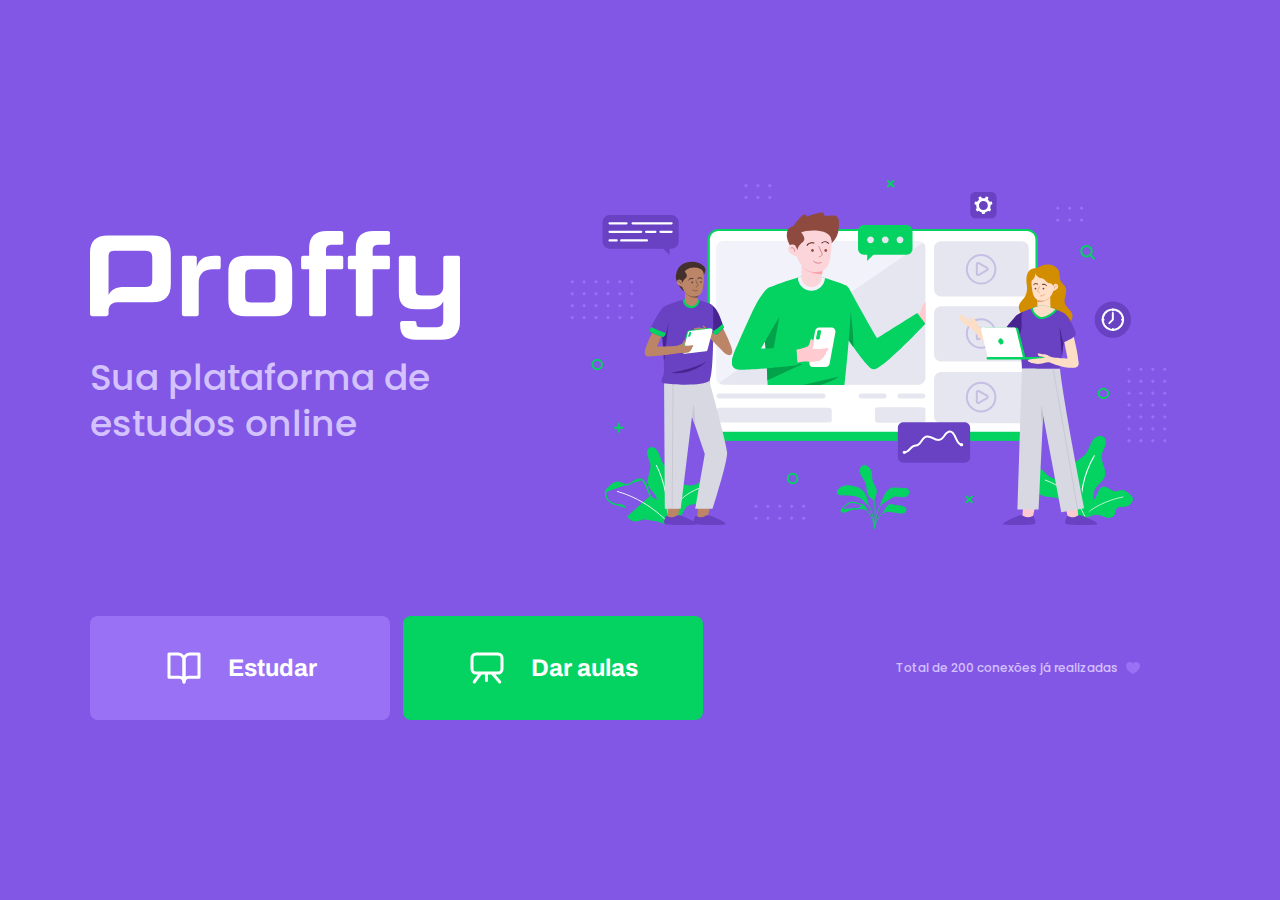
<file: index.html>
<!DOCTYPE html>
<html lang="en">
<head>
    <meta charset="UTF-8">
    <meta name="viewport" content="width=device-width, initial-scale=1.0">
    <link rel="stylesheet" href="./styles/main.css">
    <link rel="stylesheet" href="./styles/partials/page-landing.css">
    <link href="https://fonts.googleapis.com/css2?family=Archivo:wght@400;700&amp;family=Poppins:wght@400;600&amp;display=swap" rel="stylesheet">
    <title>Proffy | Sua plataforma de estudos online</title>
    
    <link rel="shortcut icon" href="/images/favicon.png" type="image/png">
    <script src="./scripts/main.js" defer></script>

</head>
<body id="page-landing">
   
    <div id="container">
        <div class="logo-container">
            <img src="./images/logo.svg" alt="Proffy">
            <h2>Sua plataforma de estudos online</h2>
        </div>

        <img class="hero-image" src="/images/landing.svg" alt="Plataforma de estudos">

        <div class="buttons-container">
            <a class="study" href="/study.html">
                <img src="/images/icons/study.svg" alt="Estudar"> 
                Estudar
            </a>
            <a class="give-classes" href="/give-classes.html">
                <img src="/images/icons/give-classes.svg" alt="Dar aulas"> 
                Dar aulas
            </a>
        </div>

        <p class="total-connections">
            Total de 200 conexões já realizadas
            <img src="/images/icons/purple-heart.svg" alt="Coração roxo">
        </p>
    </div>

</body>
</html>
</file>
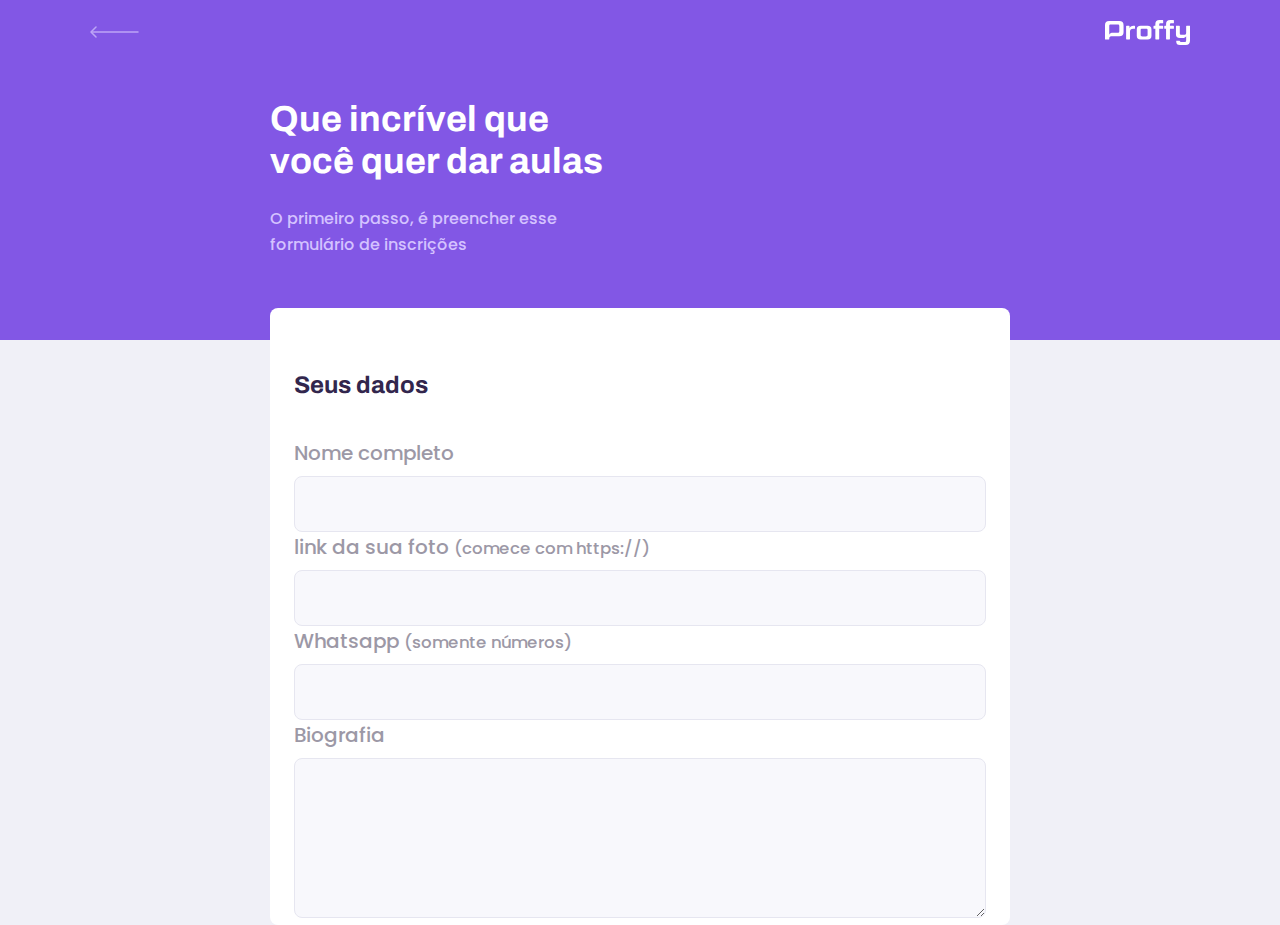
<file: give-classes.html>
<!DOCTYPE html>
<html lang="en">
<head>
    <meta charset="UTF-8">
    <meta name="viewport" content="width=device-width, initial-scale=1.0">
    <link rel="stylesheet" href="./styles/main.css">
    <link rel="stylesheet" href="./styles/partials/page-give-classes.css">
    <link rel="stylesheet" href="./styles/partials/header.css">
    <link rel="stylesheet" href="./styles/partials/forms.css">
    <link href="https://fonts.googleapis.com/css2?family=Archivo:wght@400;700&amp;family=Poppins:wght@400;600&amp;display=swap" rel="stylesheet">
    <title>Proffy | Sua plataforma de estudos online</title>
</head>
<body id="page-give-classes">
   
    <div id="container">
       <header class="page-header">
            <div class="top-bar-container">
                <a href="/">
                    <img src="/images/icons/back.svg" alt="Voltar">
                </a>
                <img src="/images/logo.svg" alt="Proffy">

            </div>

            <div class="header-content">
                <strong>Que incrível que você quer dar aulas</strong>
                <p>O primeiro passo, é preencher esse formulário de inscrições</p>
                              
            </div>
       </header>

       <main>
           <form action="" id="creacte-class">
               <fieldset>
                   <legend>Seus dados</legend>

                   <div class="input-block">
                       <label for="name">Nome completo</label>
                       <input type="text" name="name" id="name" required>
                   </div> 
                   <div class="input-block">
                       <label for="avatar">link da sua foto <small>(comece com https://)</small></label>
                       <input type="url" name="avatar" id="avatar" required>
                   </div>
                   <div class="input-block">
                       <label for="whatsapp">Whatsapp <small>(somente números)</small></label>
                       <input type="number" name="whatsapp" id="whatsapp" required>
                   </div>
                   <div class="textarea-block">
                       <label for="bio">Biografia</label>
                       <textarea name="bio" id="bio" required></textarea>
                   </div>


               </fieldset>
           </form>
        
       </main>

    </div>

</body>
</html>
</file>
<file: styles/main.css>
:root {
    --color-background: #F0F0F7;
    --color-primary-lighter: #9871F5;
    --color-primary-light: #916BEA;
    --color-primary: #8257E5;
    --color-primary-dark: #774DD6;
    --color-primary-darker: #6842c2;
    --color-secondary: #04D361;
    --color-secondary-dark: #04BF58;
    --color-title-in-primary: #FFFFFF;
    --color-text-in-primary: #D4C2FF;
    --color-text-title: #32264D;
    --color-text-complement: #9C98A6;
    --color-text-base: #6A6180;
    --color-line-in-white: #E6E6F0;
    --color-input-background: #F8F8FC;
    --color-button-text: #FFFFFF;
    --color-box-base: #FFFFFF;
    --color-box-footer: #FAFAFC;
    --color-small-info: #C1BCCC;
    font-size: 100%; /* controle das medidas rem */
}

* {
    margin: 0;
    padding: 0;
    box-sizing: border-box;
}

html,
body {
    height: 100vh;
}

body,
input,
button,
textarea {
    font: 500 1.6rem Poppins;
    color: var(--color-text-base)
}

body {
    background-color: var(--color-background);
    display: flex;
    align-items: center;
    justify-content: center;
}

#container {
    width: 90vw;
    max-width: 700px;
}

@media (max-width: 699px) {
    :root {
        font-size: 40%;
    }
}

@media (min-width: 700px) {
    :root {
        font-size: 62.5%;
    }
}
</file>
<file: styles/partials/page-landing.css>
#page-landing {
    background-color: var(--color-primary);
}

#page-landing #container {
    color: var(--color-text-in-primary);
}

.logo-container {
    text-align: center;
    margin-bottom: 3.2rem;
}

.logo-container h2 {
    font-weight: 500;
    font-size: 3.6rem;
    line-height: 4.6rem;
    margin-top: 0.8rem;
}

.logo-container img {
    width: 50%;
}

.hero-image {
    width: 100%;
}

.buttons-container {
    display: flex;
    justify-content: center;
    margin: 3.2rem 0;
}

.buttons-container a img {
    width: 4rem;
    margin-right: 2.4rem;
}

.buttons-container a {
    width: 30rem;
    height: 10.4rem;
    border-radius: 0.8rem;
    font: 700 2.4rem Archivo;
    text-decoration: none;
    color: var(--color-button-text);
    display: flex;
    align-items: center;
    justify-content: center;
    transition: background 0.3s;
}

.buttons-container a.study {
    background-color: var(--color-primary-lighter);
    margin-right: 1.25rem;
}

.buttons-container a.study:hover {
    background-color: var(--color-primary-light);
}

.buttons-container a.give-classes {
    background-color: var(--color-secondary);
}

.buttons-container a.give-classes:hover {
    background-color: var(--color-secondary-dark);
}

.total-connections {
    font-size: 1.8rem;
    display: flex;
    align-items: center;
    justify-content: center;
}

.total-connections img{
    margin-left: 0.8rem;
}

@media(min-width: 1100px) {
    #page-landing #container {
        max-width: 1100px;
        display: grid;
        grid-template-columns: 2fr 1fr 2fr;
        grid-template-rows: 350px 1fr;
        grid-template-areas: 
        "proffy image image"
        "buttons buttons texting" ;
        column-gap: 87px;
        row-gap: 86px;
    }

    .logo-container {
        grid-area: proffy;
        text-align: initial;
        align-self: center;
    }
    .logo-container img {
        width: 100%;
    }

    .hero-image {
        grid-area: image;
        height: 350px;
    }
    .buttons-container {
        grid-area: buttons;
        justify-content: flex-start;
        margin: 0
    }
    .total-connections {
        grid-area: texting;
        justify-content: flex-end;
        margin-right: 5rem;
        font-size: 1.2rem
    }
}
</file>
<file: styles/partials/page-give-classes.css>
#page-give-classes #container {
    width: 100vw;
    height: 100vh;
}

#page-give-classes main {
    background: var(--color-box-base);
    width: 100%;
    max-width: 74rem;
    border-radius: 0.8rem;
    margin: -3.2rem auto 3.2rem;
    padding-top: 6.4rem;
}

#page-give-classes fieldset {
    border: none;
    padding: 0 2.4rem;
}

#page-give-classes fieldset legend {
    font: 700 2.4rem Archivo;
    color: var(--color-text-title);
    margin-bottom: 2.4rem;
    display: flex;
    align-items: center;
    justify-content: space-between;
    width: 100%;
    padding-bottom:1.6rem;
    border-bottom: 1px solid var(--color-white-in-white);
}

#page-give-classes .input-block+.input-block, 
#page-give-classes .input-block+.textarea-block, 
#page-give-classes .select-block+.textarea-block {

}

@media (min-width: 700px) {
    #page-give-classes #container {
        max-width: 100vw;
    }
}
</file>
<file: styles/partials/header.css>
.page-header {
    background-color: var(--color-primary);
    display: flex;
    flex-direction: column;

}

.page-header .top-bar-container {
    width: 90%;
    margin: 0 auto;
    display: flex;
    justify-content: space-between;
    align-items: center;
    padding: 1.6rem 0;
}

.page-header .top-bar-container a {
    height: 3.2rem;
    transition: opacity 0.2s;
}

.page-header .top-bar-container a:hover {
   opacity: 0.6;
}

.page-header .top-bar-container > img {
    height: 2.5rem;
}

.page-header .header-content {
    width: 90%;
    margin: 3.2rem auto;
    position: relative;
}

.page-header .header-content strong {
    font: 700 3.6rem Archivo;
    line-height: 4.2rem;
    color: var(--color-title-in-primary);
}

.page-header .header-content p {
    max-width: 30rem;
    font-size: 1.6rem;
    line-height: 2.6rem;
    color: var(--color-text-in-primary);
    margin-top: 2.4rem;
}

@media (min-width: 700px) {
    
    #page-study #container {
        max-width: 100vw;
    }

    .page-header {
        height: 340px;
    }

    .page-header .top-bar-container {
        max-width: 1100px;
    }

    .page-header .header-content {
        max-width: 740px;
        flex: 1 1;
        padding-bottom: 48px;
        display: flex;
        flex-direction: column;
        justify-content: center;
        margin: 0 auto;
    }

    .page-header .header-content strong {
        max-width: 350px;;
    }

}
</file>
<file: styles/partials/forms.css>
.select-block label,
.input-block label,
.textarea-block label {
    font-size: 2rem;
    color: var(--color-text-complement);
}

.input-block input,
.select-block select,
.textarea-block textarea {
    width: 100%;
    height: 5.6rem;
    margin-top: 0.8rem;
    border-radius: 0.8rem;
    background: var(--color-input-background);
    border: 1px solid var(--color-line-in-white);
    outline: 0;
    padding: 1.6rem;
    font: 2rem Archivo;
}

.textarea-block textarea {
    padding: 1.2rem 1.6rem;
    min-height: 16rem;
    resize: vertical;
}

.input-block,
.textarea-block {
    position: relative;
}

.input-block:focus-within::after,
.textarea-block:focus-within::after {
   content:"";
   width: calc(100% - 3.2rem);
   height: 2px;
   background: var(--color-primary-light);
   position: absolute;
   left: 1.6rem;
   right: 1.6rem;
   bottom: 0;
}

.textarea-block:focus-within::after {
    bottom: 5px;
}
</file>
